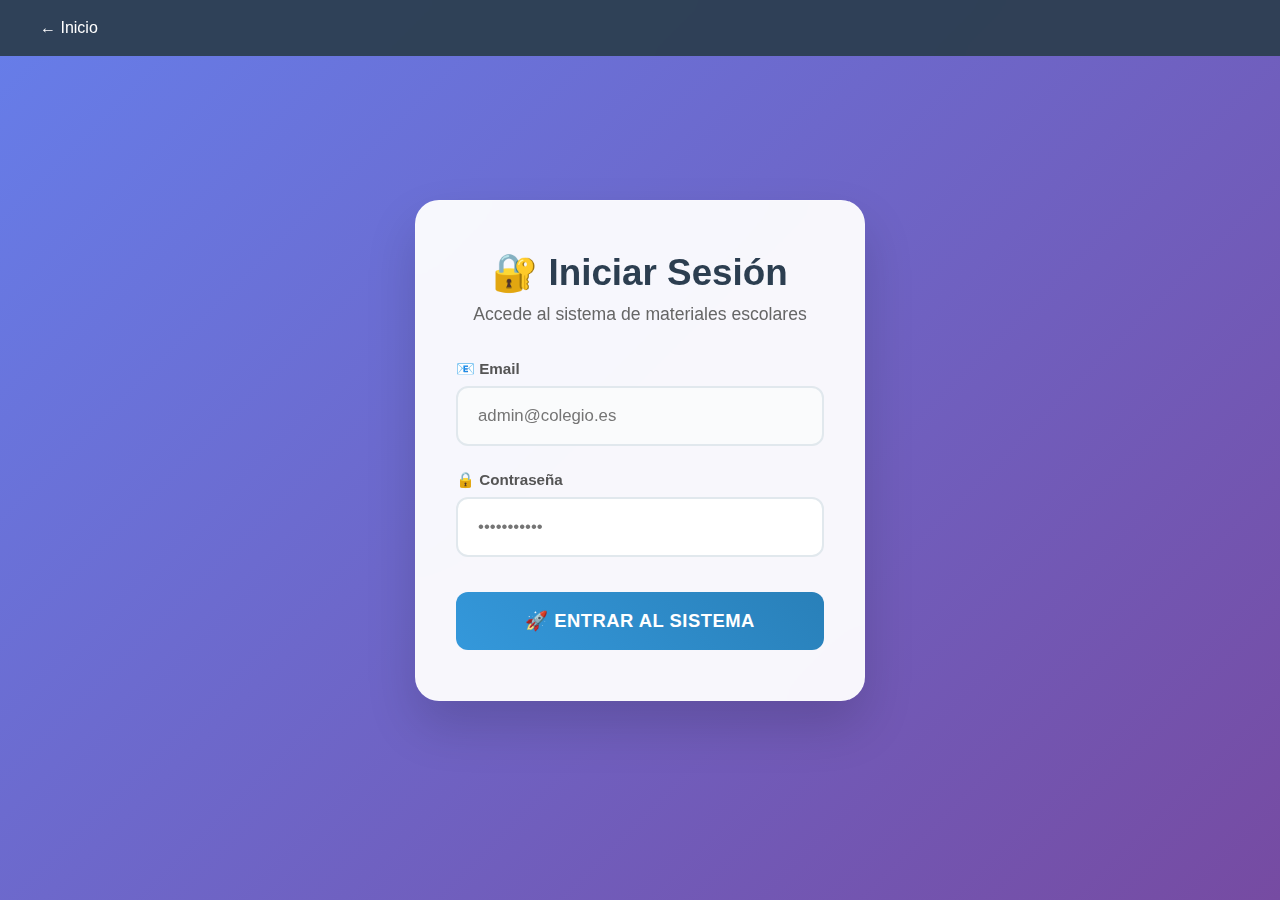
<file: templates/login.html>
<!DOCTYPE html>
<html lang="es">
<head>
    <meta charset="UTF-8">
    <meta name="viewport" content="width=device-width, initial-scale=1.0">
    <title>Iniciar Sesión - Materiales Primaria</title>
    <style>
        * { margin: 0; padding: 0; box-sizing: border-box; }
        body { 
            font-family: 'Segoe UI', Tahoma, sans-serif;
            background: linear-gradient(135deg, #667eea 0%, #764ba2 100%);
            min-height: 100vh;
            display: flex;
            align-items: center;
            justify-content: center;
            padding: 20px;
        }
        
        .login-card {
            background: rgba(255, 255, 255, 0.95);
            backdrop-filter: blur(20px);
            border-radius: 24px;
            box-shadow: 0 25px 50px rgba(0,0,0,0.15);
            width: 100%;
            max-width: 450px;
            padding: 50px 40px;
            text-align: center;
            border: 1px solid rgba(255,255,255,0.2);
        }
        
        .login-header {
            margin-bottom: 35px;
        }
        
        .login-header h2 {
            font-size: 2.3rem;
            color: #2c3e50;
            margin-bottom: 10px;
            font-weight: 700;
        }
        
        .login-header p {
            color: #666;
            font-size: 1.1rem;
        }
        
        .form-group {
            margin-bottom: 25px;
            text-align: left;
        }
        
        .form-group label {
            display: block;
            margin-bottom: 8px;
            color: #555;
            font-weight: 600;
            font-size: 0.95rem;
        }
        
        .form-group input {
            width: 100%;
            padding: 18px 20px;
            border: 2px solid #e1e8ed;
            border-radius: 12px;
            font-size: 1.05rem;
            background: #fafbfc;
            transition: all 0.3s ease;
            box-sizing: border-box;
        }
        
        .form-group input:focus {
            outline: none;
            border-color: #3498db;
            background: white;
            box-shadow: 0 0 0 4px rgba(52,152,219,0.1);
            transform: translateY(-1px);
        }
        
        .btn-login {
            width: 100%;
            padding: 18px;
            background: linear-gradient(45deg, #3498db, #2980b9);
            color: white;
            border: none;
            border-radius: 12px;
            font-size: 1.15rem;
            font-weight: 600;
            cursor: pointer;
            transition: all 0.3s ease;
            margin-top: 10px;
            text-transform: uppercase;
            letter-spacing: 0.5px;
        }
        
        .btn-login:hover {
            transform: translateY(-3px);
            box-shadow: 0 15px 35px rgba(52,152,219,0.4);
        }
        
        .demo-accounts {
            margin-top: 30px;
            padding: 20px;
            background: rgba(248,249,250,0.8);
            border-radius: 12px;
            border-left: 4px solid #3498db;
        }
        
        .demo-accounts h4 {
            color: #2c3e50;
            margin-bottom: 12px;
            font-size: 1rem;
        }
        
        .demo-account {
            background: white;
            padding: 12px 16px;
            margin: 8px 0;
            border-radius: 8px;
            border-left: 3px solid #3498db;
            font-family: monospace;
            font-size: 0.95rem;
            box-shadow: 0 2px 8px rgba(0,0,0,0.05);
        }
        
        .nav {
            position: fixed;
            top: 0;
            left: 0;
            right: 0;
            background: rgba(44,62,80,0.95);
            backdrop-filter: blur(10px);
            padding: 1.2rem 2.5rem;
            z-index: 1000;
        }
        
        .nav a {
            color: white;
            text-decoration: none;
            font-weight: 500;
            margin-right: 2rem;
            transition: color 0.3s;
        }
        
        .nav a:hover {
            color: #3498db;
        }
        
        @media (max-width: 480px) {
            .login-card {
                margin: 20px;
                padding: 40px 25px;
            }
            .login-header h2 {
                font-size: 1.9rem;
            }
        }
    </style>
</head>
<body>
    <nav class="nav">
        <a href="/">← Inicio</a>
    </nav>
    
    <div class="login-card">
        <div class="login-header">
            <h2>🔐 Iniciar Sesión</h2>
            <p>Accede al sistema de materiales escolares</p>
        </div>
        
        <form method="POST">
            <div class="form-group">
                <label for="email">📧 Email</label>
                <input type="email" id="email" name="email" required 
                       placeholder="admin@colegio.es" autocomplete="email">
            </div>
            <div class="form-group">
        <label for="password">🔒 Contraseña</label>
        <input type="password" id="password" name="password" required 
               placeholder="•••••••••••" autocomplete="current-password"
               style="background: white !important; color: black !important;">
    </div>
    <button type="submit" class="btn-login">🚀 Entrar al Sistema</button>
</form>
</file>
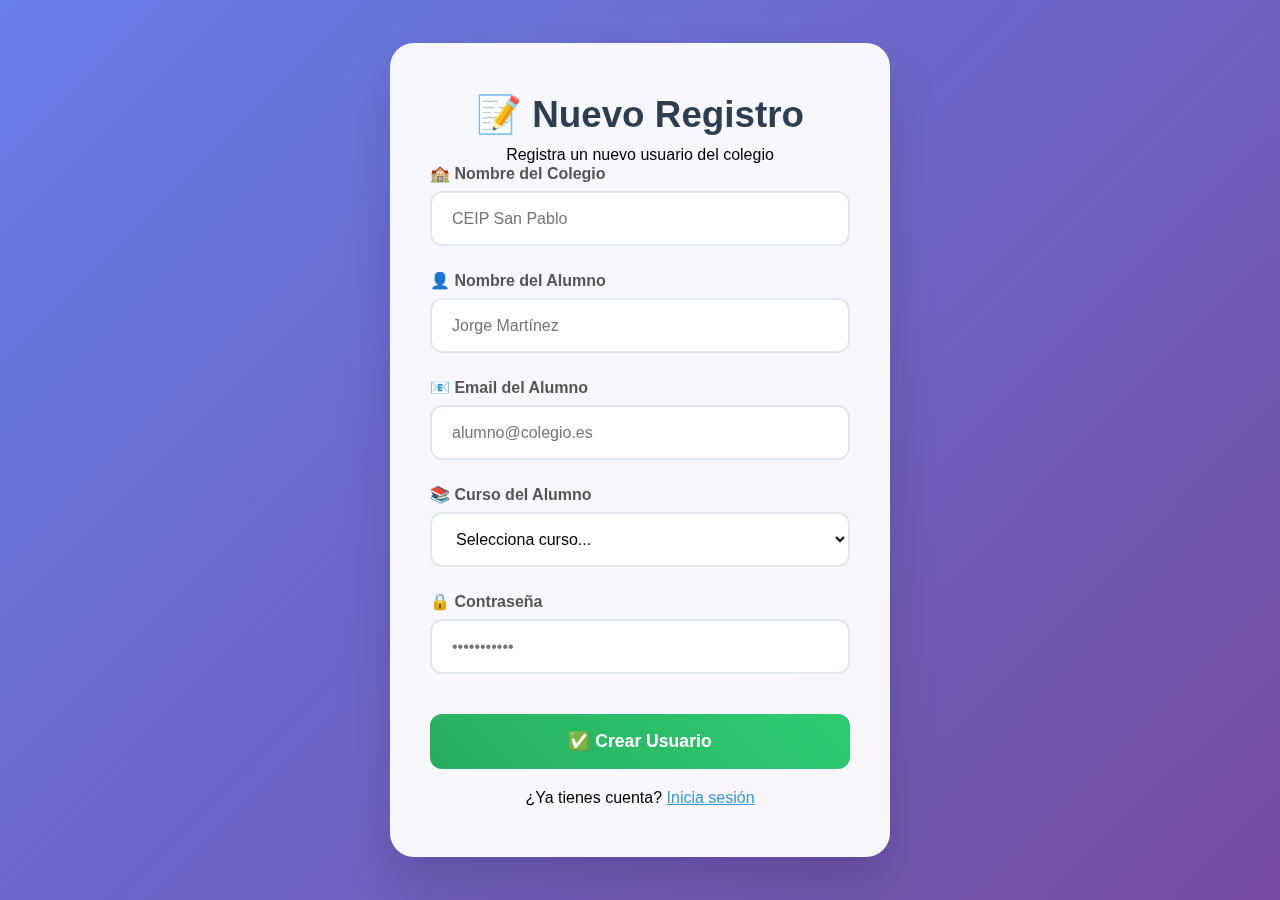
<file: templates/register.html>
<!DOCTYPE html>
<html lang="es">
<head>
    <meta charset="UTF-8">
    <meta name="viewport" content="width=device-width, initial-scale=1.0">
    <title>Registro - Materiales Primaria</title>
    <style>
        * { margin: 0; padding: 0; box-sizing: border-box; }
        body { 
            font-family: 'Segoe UI', Tahoma, sans-serif;
            background: linear-gradient(135deg, #667eea 0%, #764ba2 100%);
            min-height: 100vh;
            display: flex;
            align-items: center;
            justify-content: center;
            padding: 20px;
        }
        .register-card {
            background: rgba(255, 255, 255, 0.95);
            backdrop-filter: blur(20px);
            border-radius: 24px;
            box-shadow: 0 25px 50px rgba(0,0,0,0.15);
            width: 100%;
            max-width: 500px;
            padding: 50px 40px;
            text-align: center;
        }
        .register-header h2 { font-size: 2.3rem; color: #2c3e50; margin-bottom: 10px; }
        .form-group { margin-bottom: 25px; text-align: left; }
        .form-group label { display: block; margin-bottom: 8px; color: #555; font-weight: 600; }
        .form-group input, .form-group select { 
            width: 100%; height: 55px; padding: 0 20px; border: 2px solid #e1e8ed; 
            border-radius: 12px; font-size: 16px; background: white; color: black;
        }
        .btn-register { 
            width: 100%; height: 55px; background: linear-gradient(45deg, #27ae60, #2ecc71);
            color: white; border: none; border-radius: 12px; font-size: 1.1rem; 
            font-weight: 600; cursor: pointer; margin-top: 15px;
        }
    </style>
</head>
<body>
    <div class="register-card">
        <div class="register-header">
            <h2>📝 Nuevo Registro</h2>
            <p>Registra un nuevo usuario del colegio</p>
        </div>
        
        <form method="POST">
            <div class="form-group">
                <label>🏫 Nombre del Colegio</label>
                <input type="text" name="nombre_colegio" required placeholder="CEIP San Pablo">
            </div>
            <div class="form-group">
                <label>👤 Nombre del Alumno</label>
                <input type="text" name="nombre_alumno" required placeholder="Jorge Martínez">
            </div>
            <div class="form-group">
                <label>📧 Email del Alumno</label>
                <input type="email" name="email" required placeholder="alumno@colegio.es">
            </div>
            <div class="form-group">
                <label>📚 Curso del Alumno</label>
                <select name="curso" required>
                    <option value="">Selecciona curso...</option>
                    <option>1º Primaria</option>
                    <option>2º Primaria</option>
                    <option>3º Primaria</option>
                    <option>4º Primaria</option>
                    <option>5º Primaria</option>
                    <option>6º Primaria</option>
                    <option>Profesor</option>
                </select>
            </div>
            <div class="form-group">
                <label>🔒 Contraseña</label>
                <input type="password" name="password" required placeholder="•••••••••••">
            </div>
            <button type="submit" class="btn-register">✅ Crear Usuario</button>
        </form>
        
        <p style="margin-top: 20px;">
            ¿Ya tienes cuenta? <a href="/login" style="color: #3498db;">Inicia sesión</a>
        </p>
    </div>
</body>
</html>
</file>
